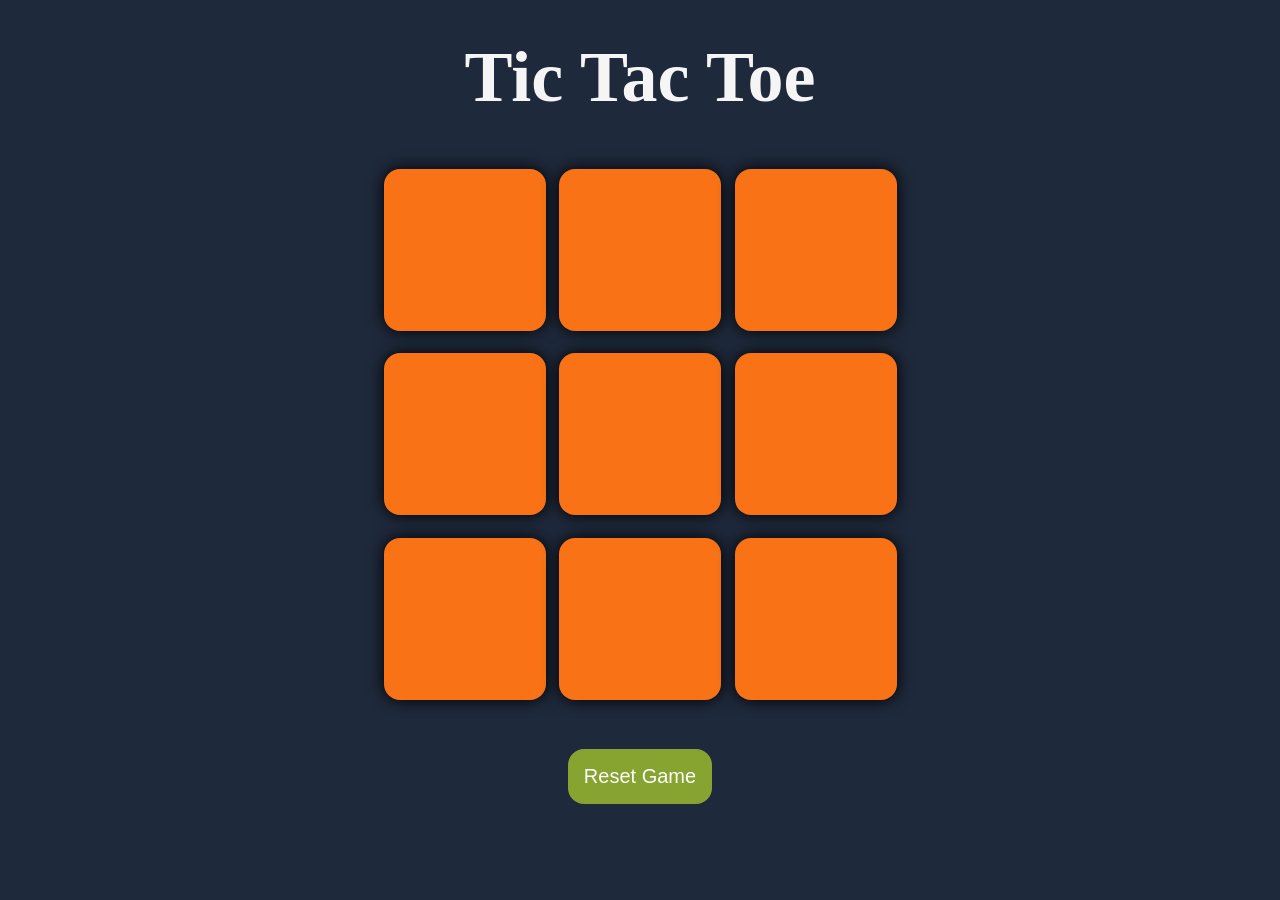
<file: Tic Tac Toe/index.html>
<!DOCTYPE html>
<html lang="en">
<head>
    <meta charset="UTF-8">
    <meta name="viewport" content="width=device-width, initial-scale=1.0">
    <title>Tic Tac Toe</title>
    <link rel="stylesheet" href="style.css">
</head>
<body>
    <div class="msg-container hide">
        <p id="msg">Winner</p>
        <button id="new-btn">New Game</button>
    </div>
    <main>
    <h1 class="heading">Tic Tac Toe</h1>
    <div class="container">
        <div class="game">
            <button class="box"></button>
            <button class="box"></button>
            <button class="box"></button>
            <button class="box"></button>
            <button class="box"></button>
            <button class="box"></button>
            <button class="box"></button>
            <button class="box"></button>
            <button class="box"></button>
        </div>
    </div>
    <button id="reset-btn">Reset Game</button>
    </main>
    <script src="app.js"></script>
</body>
</html>
</file>
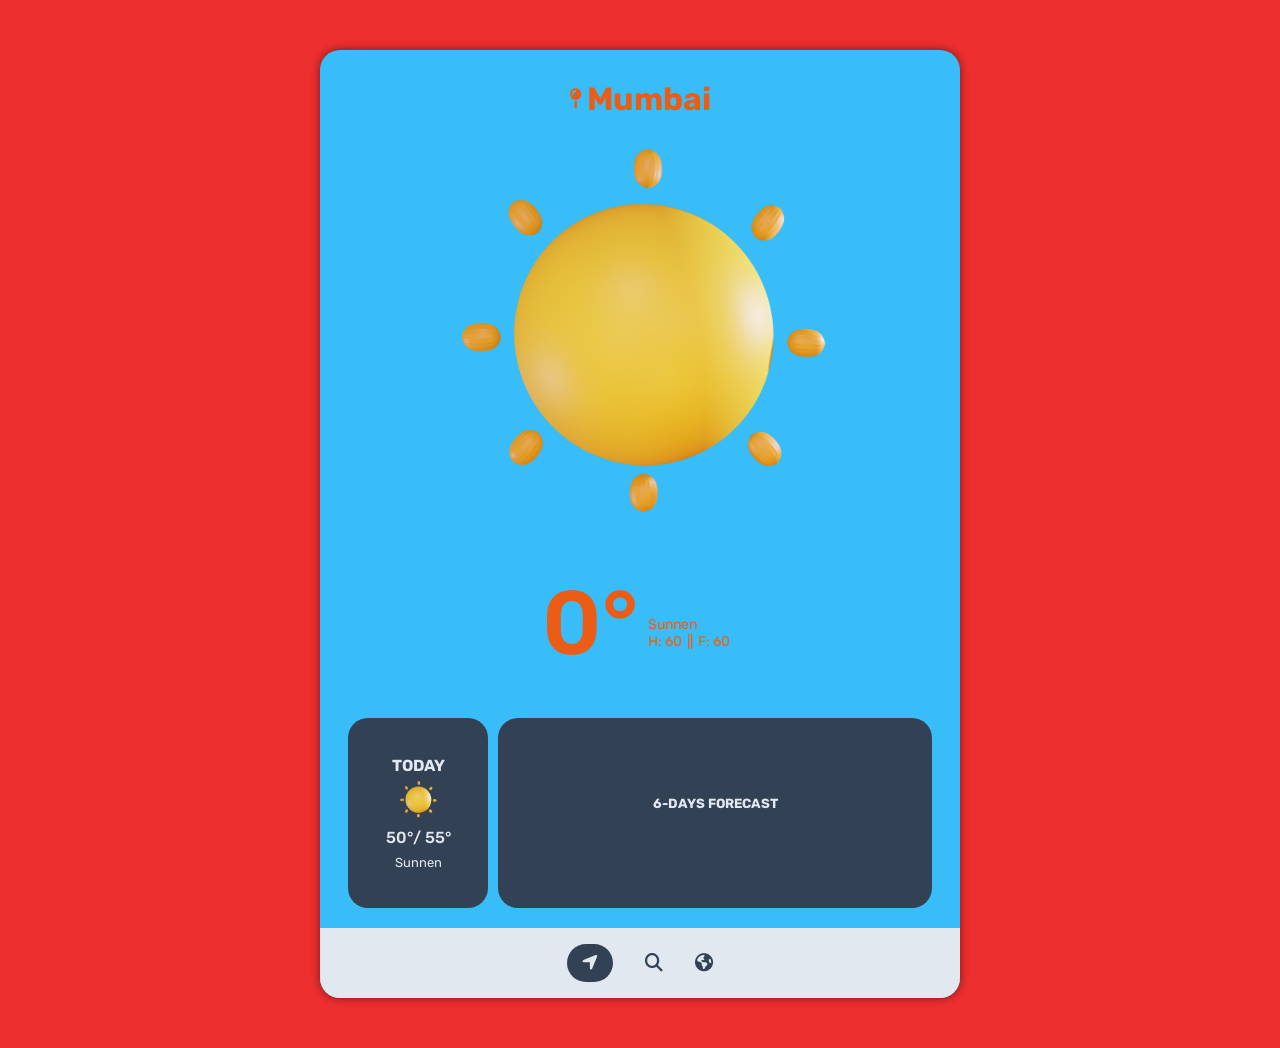
<file: Weather/index.html>
<!DOCTYPE html>
<html lang="en">
  <head>
    <meta charset="UTF-8" />
    <meta name="viewport" content="width=device-width, initial-scale=1.0" />
    <link rel="icon" type="png" href="img/icon.png" />
    <link
      rel="stylesheet"
      href="https://cdnjs.cloudflare.com/ajax/libs/font-awesome/6.4.0/css/all.min.css"
    />
    <link rel="stylesheet" href="css/style.css" />
    <title>Weather App</title>
  </head>

  <body>
    <div id="screen">
      <div class="city-name">
          <i class="fa-solid fa-map-pin"></i>
          <h1 id="city-name">Mumbai</h1>
        </div>
        <div class="weather-icon-css">
          <img class="weather-icon" src="img/sun.png" />
        </div>
        <div class="weather-description">
          <div class="show-metric" id="metric">0°</div>
          <div class="weather-details">
            <div class="weather-main" id="weather-main">Sunnen</div>
            <div class="h-f">
              <div class="show-humidity">H: <span id="humidity">60</span></div>
              ||
              <div class="show-humidity">
                F: <span id="feels-like">60</span>
              </div>
            </div>
          </div>
        </div>
        <div class="forcasts-box">
          <div class="today-forecast">
            <h4>TODAY</h4>
            <div class="weather-icon-today">
              <img class="weather-icons" src="img/sun.png" />
            </div>
            <div class="temp-today">
              <span id="temp-min-today">50°</span><span>/ </span
              ><span id="temp-max-today">55°</span>
            </div>
            <div class="weather-main-today" id="weather-main">Sunnen</div>
          </div>

          <div class="future-forecast">
            <h5>6-DAYS FORECAST</h5>
            <div id="future-forecast-box"></div>
          </div>
        </div>

        <nav>
          <ul>
            <li>
              <a class="active" href="index.html"
                ><i class="fa-solid fa-location-arrow"></i
              ></a>
            </li>
            <li>
              <a href="search.html"
                ><i class="fa-solid fa-magnifying-glass"></i
              ></a>
            </li>
            <li>
              <a href="world.html"><i class="fa-solid fa-earth-americas"></i></a>
            </li>
          </ul>
        </nav>
      </div>
      
    <script src="js/main.js"></script>
  </body>
  </html>
</file>
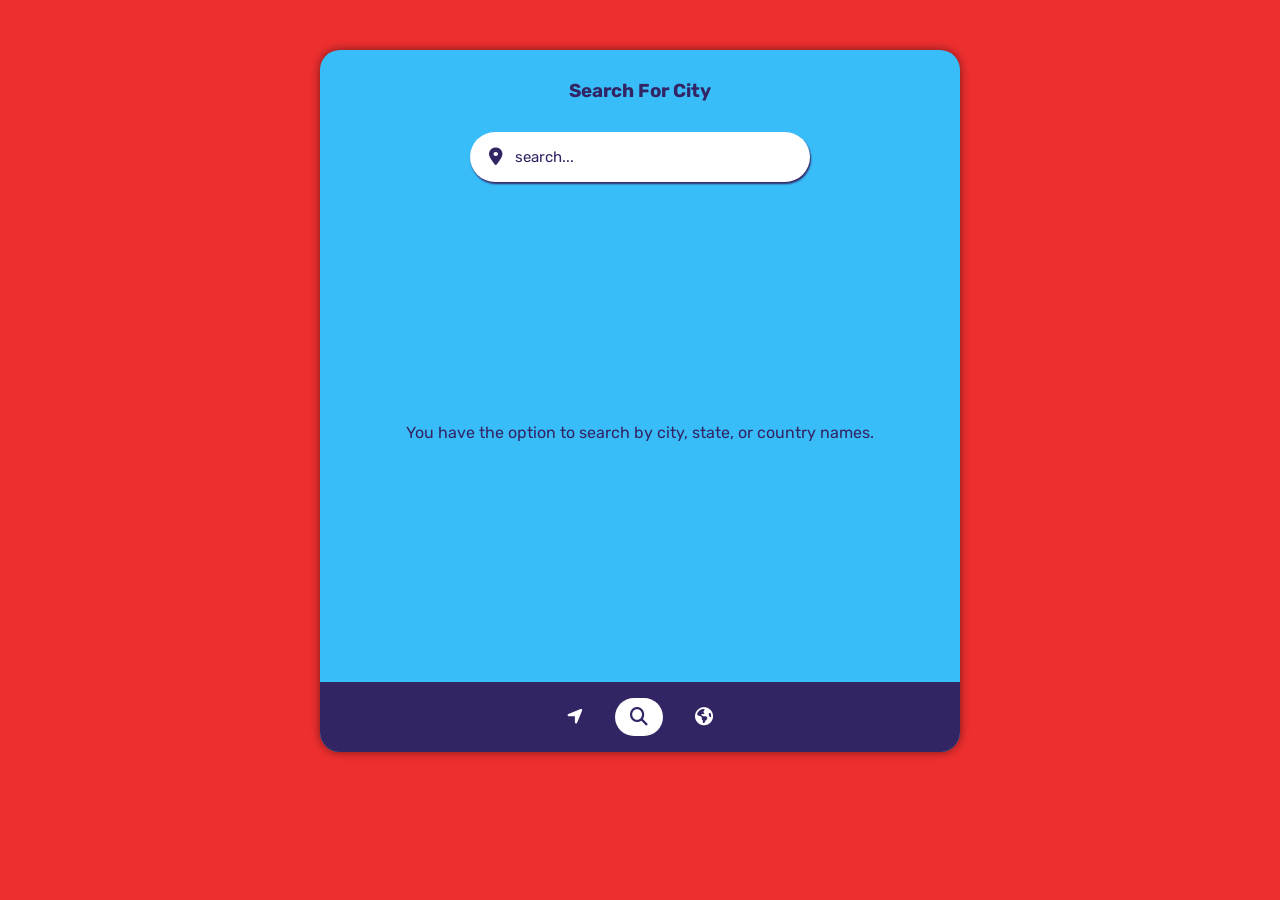
<file: Weather/search.html>
<!DOCTYPE html>
<html lang="en">

<head>
  <meta charset="UTF-8">
  <meta name="viewport" content="width=device-width, initial-scale=1.0">
  <link rel="icon" type="png" href="img/icon.png" />
  <link rel="stylesheet" href="https://cdnjs.cloudflare.com/ajax/libs/font-awesome/6.4.0/css/all.min.css" />
  <link rel="stylesheet" href="css/search.css" />
  <title>Document</title>
</head>

<body>
  <div id="screen">
    
    <h3>Search For City</h3>

    <div class="search">
      <div class="search-icon"><i class="fa-solid fa-location-dot"></i></div>
      <input class="searchinput" type="text" placeholder="search...">
    </div>

    <div class="message">
      <p>You have the option to search by city, state, or country names.</p>
    </div>

    <div class="error-message">
      <p>One of the specified locations (city, state, or country) was not found. Please try again</p>
    </div>

    <div class="return">
      <div class="box">
        <div class="weather-box">
          <div class="name">
            <div class="city-name">Landon</div>
            <div class="weather-temp">20°</div>
          </div>
          <div class="weather-icon"><img class="weather-img" src="img/haze.png" alt=""></div>
        </div>

        <div class="weather-desc">
          <div class="desc-box">
            <div class="desc-icon"><i class="fa-solid fa-wind"></i></div>
            <div class="desc-name">Wind</div>
            <div class="desc-info wind">15 m/s</div>
          </div>

          <div class="desc-box">
            <div class="desc-icon"><i class="fa-solid fa-temperature-full"></i></div>
            <div class="desc-name">Pressure</div>
            <div class="desc-info pressure">15 mbar</div>
          </div>

          <div class="desc-box">
            <div class="desc-icon"><i class="fa-solid fa-droplet"></i></div>
            <div class="desc-name">Humidity</div>
            <div class="desc-info humidity">50%</div>
          </div>
        </div>

        <div class="weather-desc">
          <div class="desc-box">
            <div class="desc-icon"><i class="fa-solid fa-sun"></i></div>
            <div class="desc-name">Sun Rise</div>
            <div class="desc-info sunrise">12:00:00</div>
          </div>

          <div class="desc-box">
            <div class="desc-icon"><i class="fa-solid fa-cloud-sun"></i></div>
            <div class="desc-name">Sun Set</div>
            <div class="desc-info sunset">12:00:00</div>
          </div>

        </div>
      </div>
    </div>

    <nav>
      <ul>
        <li><a href="index.html"><i class="fa-solid fa-location-arrow"></i></a></li>
        <li><a class="active" href="search.html"><i class="fa-solid fa-magnifying-glass"></i></a></li>
        <li><a href="world.html"><i class="fa-solid fa-earth-americas"></i></a></li>
      </ul>
    </nav>
  </div>

  <script src="js/search.js"></script>
</body>

</html>
</file>
<file: Tic Tac Toe/style.css>
* {
    margin: 0;
    padding: 0;
}

body {
    background-color: #1E293B;
    text-align: center;
}

.heading {
    color: whitesmoke;
    margin-top: 4vmin;
    font-size: 8vmin;
}

.container {
    height: 70vh;
    display: flex;
    justify-content: center;
    align-items: center;
}

.game {
    height: 60vmin;
    width: 60vmin;
    display: flex;
    flex-wrap: wrap;
    justify-content: center;
    align-items: center;
    gap: 1.5vmin;

}

.box {
    height: 18vmin;
    width: 18vmin;
    border-radius: 1rem; 
    border: none;
    box-shadow: 0 0 1rem rgba(0,0,0.3); 
    font-size: 8vmin;  
    color: whitesmoke;
    background-color: #F97316;
}

#reset-btn {
    padding: 1rem;
    font-size: 1.25rem;
    background-color: #87A330;
    color: white;
    border-radius: 1rem;
    border: none;
}

#new-btn {
    padding: 1rem;
    font-size: 1.25rem;
    background-color: #87A330;
    color: white;
    border-radius: 1rem;
    border: none;
}

#msg {
    color: #F97316;
    font-size: 7vmin;
}

.msg-container {
    height: 100vmin;
    display: flex;
    justify-content: center;
    align-items: center;
    flex-direction: column;
    gap: 10rem;

}

.hide {
    display: none;
}
</file>
<file: Weather/css/style.css>
@import url("https://fonts.googleapis.com/css2?family=Rubik:ital,wght@0,300..900;1,300..900&display=swap");
* {
  padding: 0;
  margin: 0;
  box-sizing: border-box;
  list-style: none;
  font-family: "Rubik", sans-serif;
}
:root {
  --font-color-main: #E2E8F0;
  --white-color: #334155;
}
body {
  background-color: #ed2f2f;
}

#screen {
  background-color: #38BDF8;
  width: 100%;
  height: 100%;
}
nav {
  width: 100%;
  display: flex;
  justify-content: center;
  align-items: center;
  height: 70px;
  background-color: var(--font-color-main);
}
nav ul {
  display: flex;
  gap: 2pc;
}
nav ul li a {
  color: var(--white-color);
  font-size: 18px;
}
.active {
  background-color: var(--white-color);
  color: var(--font-color-main);
  border-radius: 100px;
  padding: 8px 15px;
}
/*  */
.city-name {
  color: rgb(235, 93, 22);
  display: flex;
  justify-content: center;
  align-items: center;
  padding-top: 30px;
  gap: 5px;
}
.city-name i {
  font-size: 20px;
}
.weather-icon-css {
  display: flex;
  justify-content: center;
  align-items: center;
  width: 100%;
  height: 350px;
  margin-top: 10px;
}

.weather-icon-css img {
  width: 80%;
  animation: float 3s ease-in-out infinite;
}

@keyframes float {
  0%, 100% { transform: translateY(0); }
  50% { transform: translateY(-10px); }
}
.weather-description {
  height: 150px;
  margin-top: 20px;
  display: flex;
  align-items: center;
  color: rgb(235, 93, 22);
}
.show-metric {
  padding-left: 30px;
  font-size: 90px;
  font-weight: 550;
}
.weather-details {
  font-size: 14px;
  margin: 50px 20px 30px 10px;
  width: 100px;
  display: flex;
  flex-direction: column;
}
.weather-details .h-f {
  display: flex;
  gap: 5px;
}
.forcasts-box {
  display: flex;
  justify-content: center;
  align-items: center;
  padding: 20px 10px;
  color: var(--font-color-main);
}
.today-forecast {
  width: 110px;
  height: 190px;
  border-radius: 20px;
  display: flex;
  gap: 5px;
  flex-direction: column;
  justify-content: center;
  align-items: center;
  background-color: var(--white-color);
}
.weather-icon-today img {
  width: 40px;
}
.temp-today {
  font-weight: 500;
}
.weather-main-today {
  padding: 3px 0 0 0;
  font-size: 13px;
  text-align: center;
}
.future-forecast {
  width: 70%;
  height: 190px;
  display: flex;
  justify-content: center;
  align-items: center;
  flex-direction: column;
  margin-left: 10px;
  border-radius: 20px;
  background-color: var(--white-color);
}
#future-forecast-box {
  display: grid;
  grid-auto-flow: column;
  overflow-y: auto;
  gap: 10px;
  width: 95%;
  padding: 10px 12px;
  overscroll-behavior-x: contain;
}
.weather-forecast-box {
  width: 70px;
  height: 110px;
  border-radius: 15px;
  display: flex;
  text-align: center;
  flex-direction: column;
  justify-content: center;
  align-items: center;
  gap: 2px;
  flex-shrink: 0;
  align-items: center;
  border: 1px solid var(--font-color-main);
  transition: all 0.3s ease-in-out;
}
.weather-forecast-box:hover {
  transform: translateY(-5px);
}
.day-weather {
  font-size: 15px;
}
.weather-icon-forecast img {
  width: 30px;
}
.temp-weather {
  font-size: 12px;
}
.weather-main-forecast {
  font-size: 12px;
}

@media screen and (min-width: 430px) {
  #screen {
    max-width: 50%;
    min-width: 450px;
    height: 100%;
    margin: 50px auto;
    border-radius: 20px;
    box-shadow: 0 0 10px rgba(0, 0, 0, 0.494);
  }
  nav{
    border-radius: 0 0 20px 20px;
  }
  .city-name{
    margin-top: 20px;
  }
  .weather-icon-css {
    width: 100%;
    height: 350px;
    margin-top: 40px;
  }
  .weather-icon-css img {
    width: 25rem;
  }
  .weather-description {
   display: flex;
    align-items: center;
    justify-content: center;
    margin-top: 40px;
  }
  .today-forecast{
    width: 140px;
  }
  .forcasts-box{
    justify-content: center;
    align-items: center;
  }
  .future-forecast{
    display: flex;
    justify-content: center;
    align-items: center;
    flex-direction: column;
  }
  .future-forecast {
    width: 60%;
    min-width: 70%;
  }
  .weather-forecast-box{
    width: 100px;
    min-width: 80px;
    height: 120px;
    border-radius: 20px;
    gap: 2px;
    border: 1px solid var(--font-color-main);
  }
}
</file>
<file: Weather/css/search.css>
@import url("https://fonts.googleapis.com/css2?family=Rubik:ital,wght@0,300..900;1,300..900&display=swap");
* {
  padding: 0;
  margin: 0;
  box-sizing: border-box;
  list-style: none;
  font-family: "Rubik", sans-serif;
}
:root {
  --font-color-main: #332464;
  --white-color: #fff;
}
body {
  background-color: #ed2f2f;
}

#screen {
  background-color: #38BDF8;
  width: 100%;
  height: 100vh;
  position: relative; 
}
nav {
  position: fixed;
  bottom: 0;
  left: 50%;
  transform: translateX(-50%);
  width: 100%;
  display: flex;
  justify-content: center;
  align-items: center;
  height: 70px;
  background-color: var(--font-color-main);
  z-index: 100;
}
nav ul {
  display: flex;
  gap: 2pc;
}
nav ul li a {
  color: var(--white-color);
  font-size: 18px;
}
.active {
  background-color: var(--white-color);
  color: var(--font-color-main);
  border-radius: 100px;
  padding: 8px 15px;
}
/*  */
h3 {
  color: var(--font-color-main);
  text-align: center;
  padding: 30px 0;
}
.search {
  width: 340px;
  height: 50px;
  margin-left: auto;
  margin-right: auto;
  border-radius: 40px;
  display: flex;
  justify-content: center;
  align-items: center;
  box-shadow: 1px 2px 2px var(--font-color-main);
  background-color: var(--white-color);
}
.search-icon {
  width: 18px;
  height: 50px;
  display: flex;
  border-radius: 20px;
  justify-content: center;
  align-items: center;
}
.search-icon i {
  font-size: 18px;
  color: var(--font-color-main);
}
.search input {
  width: 85%;
  padding: 10px;
  font-size: 15px;
  color: var(--font-color-main);
  border: none;
  outline: none;
}
.search input::placeholder {
  color: var(--font-color-main);
}
/*  */
.error-message {
  display: none;
}
.error-message p {
  width: 100%;
  height: 500px;
  display: flex;
  justify-content: center;
  align-items: center;
  color: var(--font-color-main);
  text-align: center;
  padding: 40px;
}
/*  */
.message {
  display: block;
}
.message p {
  width: 100%;
  height: 500px;
  display: flex;
  justify-content: center;
  align-items: center;
  color: var(--font-color-main);
  text-align: center;
  padding: 50px;
}
/*  */
.return {
  display: none;
}
.box {
  max-width: 400px;
  height: auto;
  display: grid;
  place-content: center;
  margin: 50px auto;
}
.weather-box {
  height: 200px;
  max-width: 350px;
  border-radius: 40px;
  margin-top: 10px;
  display: flex;
  justify-content: center;
  align-items: center;
  background-color: var(--font-color-main);
}
.name {
  padding-left: 40px;
  width: 220px;
  display: flex;
  flex-direction: column;
  gap: 5px;
  color: var(--white-color);
  height: auto;
}
.city-name {
  font-size: 20px;
}
.weather-temp {
  font-size: 60px;
}
.weather-icon {
  padding: 0 20px;
  width: 250px;
  height: 250px;
  display: flex;
  align-items: center;
  justify-content: center;
}
.weather-icon img {
  width: 100%;
}
/*  */
.weather-desc {
  display: flex;
  justify-content: center;
  column-gap: 10px;
}
.desc-box {
  width: 100px;
  display: grid;
  padding: 15px;
  gap: 5px;
  height: 110px;
  margin-top: 10px;
  border-radius: 20px;
  justify-content: start;
  align-items: center;
  color: var(--white-color);
  background-color: var(--font-color-main);
}

@media screen and (min-width: 430px) {
  #screen {
    max-width: 50%;
    min-width: 450px;
    height: 100%;
    margin: 50px auto;
    border-radius: 20px;
    box-shadow: 0 0 10px rgba(0, 0, 0, 0.494);
    margin-bottom: 120px; /* Add space for fixed nav */
  }
  nav {
    border-radius: 20px;
    border-radius: 0 0 20px 20px;
    width: 100%;
    bottom: 0;
    position: relative;
  }
  .box{
    max-width: 500px;
  }
  .weather-box {
    max-width: 400px;
    height: 200px;
  }
  .desc-box{
    width: 120px;
    height: 120px;
  } 
}
</file>
